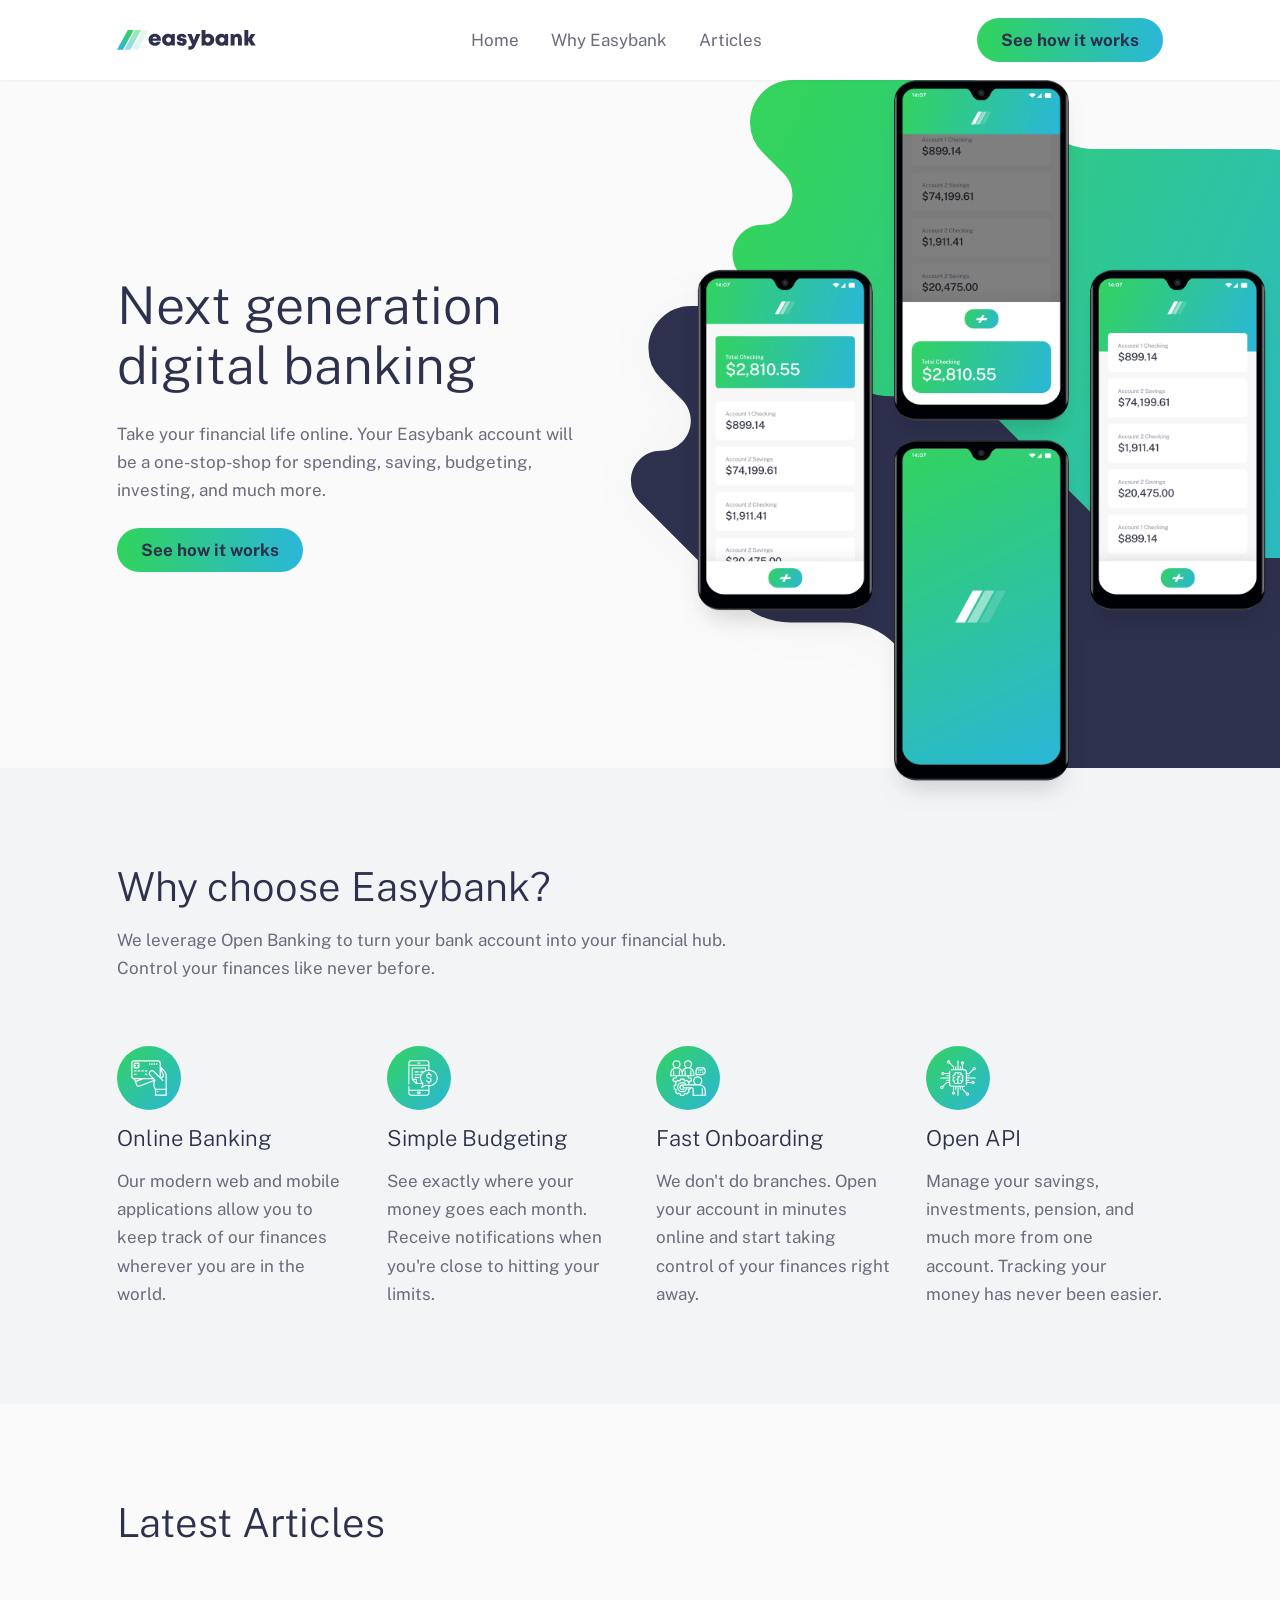
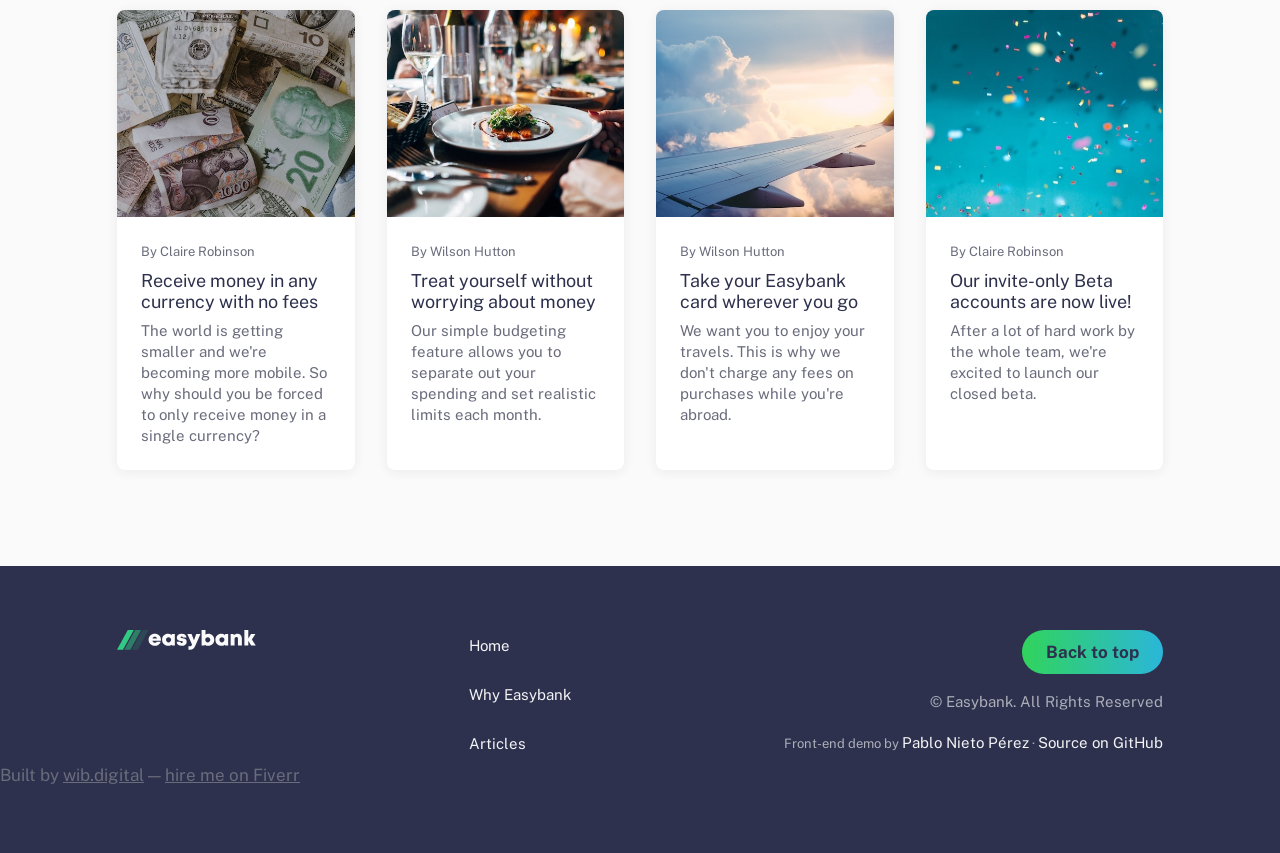
<file: index.html>
<!DOCTYPE html>
<html lang="en">
<head>
  <meta charset="utf-8">
  <meta name="viewport" content="width=device-width, initial-scale=1">
  <!-- Built by Pablo Nieto Pérez — wib.digital
       Need changes or a new build? https://www.fiverr.com/pablonietop -->
  <meta name="author" content="Pablo Nieto Pérez — wib.digital">
  <link rel="author" href="https://www.fiverr.com/pablonietop">

  <title>WIB - Easy Bank</title>
  <link rel="icon" href="favicon.ico" sizes="any">
  <link rel="icon" type="image/svg+xml" href="favicon.svg">
  <link rel="icon" type="image/png" href="favicon-96x96.png" sizes="96x96">
  <link rel="apple-touch-icon" href="apple-touch-icon.png">
  <meta name="description" content="Easybank turns your bank account into your financial hub: online banking, simple budgeting, fast onboarding and an open API, all from a single account.">
  <link rel="canonical" href="https://pablowib.github.io/Easy-Bank/">

  <meta property="og:type" content="website">
  <meta property="og:url" content="https://pablowib.github.io/Easy-Bank/">
  <meta property="og:title" content="Easybank — next generation digital banking in one account">
  <meta property="og:description" content="Easybank turns your bank account into your financial hub: online banking, simple budgeting, fast onboarding and an open API, all from a single account.">
  <meta property="og:image" content="https://pablowib.github.io/Easy-Bank/assets/img/content/easybank-preview.jpg">
  <meta property="og:image:width" content="1200">
  <meta property="og:image:height" content="630">
  <meta property="og:image:alt" content="The Easybank landing page hero, with the headline Next generation digital banking beside the mobile app.">

  <link rel="preconnect" href="https://fonts.googleapis.com">
  <link rel="preconnect" href="https://fonts.gstatic.com" crossorigin>
  <link rel="stylesheet" href="https://fonts.googleapis.com/css2?family=Public+Sans:wght@300;400;700&display=swap">

  <link rel="stylesheet" href="assets/css/base.css">
  <link rel="stylesheet" href="assets/css/layout.css">
  <link rel="stylesheet" href="assets/css/components.css">

  <script>document.documentElement.classList.add("js");</script>
  <script src="assets/js/modules/nav.js" defer></script>
  <script src="assets/js/modules/reveal.js" defer></script>
  <script src="assets/js/main.js" defer></script>
  <script type="application/ld+json">
  {
    "@context": "https://schema.org",
    "@type": "Person",
    "name": "Pablo Nieto Pérez",
    "url": "https://wib.digital",
    "jobTitle": "Web Designer and Developer",
    "sameAs": [
      "https://www.fiverr.com/pablonietop",
      "https://www.linkedin.com/in/pablo-nieto-perez-39a530292"
    ]
  }
  </script>
</head>

<body id="top">
  <a class="skip-link" href="#main">Skip to content</a>

  <header class="site-header" data-site-header>
    <div class="container site-header__inner">
      <a class="site-header__logo" href="#top" aria-label="Easybank, back to the top of the page">
        <img src="assets/img/logo/easybank-logo.svg" width="139" height="20" alt="Easybank">
      </a>

      <nav class="site-nav" aria-label="Main">
        <ul class="site-nav__list">
          <li><a class="site-nav__link" href="#top">Home</a></li>
          <li><a class="site-nav__link" href="#features">Why Easybank</a></li>
          <li><a class="site-nav__link" href="#articles">Articles</a></li>
        </ul>
      </nav>

      <a class="btn site-header__cta" href="#features">See how it works</a>

      <button class="nav-toggle" type="button" aria-label="Open menu" aria-expanded="false" aria-controls="mobile-menu" data-nav-toggle>
        <svg class="nav-toggle__icon nav-toggle__icon--open" width="24" height="11" viewBox="0 0 24 11" aria-hidden="true" focusable="false">
          <path fill="currentColor" d="M0 0h24v1H0zM0 5h24v1H0zM0 10h24v1H0z"/>
        </svg>
        <svg class="nav-toggle__icon nav-toggle__icon--close" width="18" height="19" viewBox="0 0 18 19" aria-hidden="true" focusable="false">
          <path fill="currentColor" d="M.868.661l16.97 16.97-.706.708L.162 1.369z"/>
          <path fill="currentColor" d="M.161 17.632L17.131.662l.708.706-16.97 16.97z"/>
        </svg>
      </button>
    </div>

    <div class="mobile-menu" id="mobile-menu" aria-hidden="true" data-mobile-menu>
      <nav class="mobile-menu__panel" aria-label="Mobile">
        <ul class="mobile-menu__list">
          <li><a class="mobile-menu__link" href="#top">Home</a></li>
          <li><a class="mobile-menu__link" href="#features">Why Easybank</a></li>
          <li><a class="mobile-menu__link" href="#articles">Articles</a></li>
        </ul>
      </nav>
    </div>
  </header>

  <main id="main">
    <section class="hero">
      <div class="hero__visual">
        <img
          class="hero__mockups"
          src="assets/img/content/easybank-app-mockups.png"
          width="767"
          height="939"
          alt="The Easybank app on three phones, showing checking and savings account balances.">
      </div>

      <div class="container hero__inner">
        <div class="hero__content">
          <h1 class="hero__title">Next generation digital banking</h1>
          <p class="hero__text">
            Take your financial life online. Your Easybank account will be a one-stop-shop
            for spending, saving, budgeting, investing, and much more.
          </p>
          <a class="btn" href="#features">See how it works</a>
        </div>
      </div>
    </section>

    <section class="section section--muted" id="features">
      <div class="container">
        <div class="section__head" data-reveal>
          <h2 class="section__title">Why choose Easybank?</h2>
          <p class="section__lead">
            We leverage Open Banking to turn your bank account into your financial hub.
            Control your finances like never before.
          </p>
        </div>

        <ul class="features">
          <li class="feature" data-reveal>
            <img class="feature__icon" src="assets/img/icons/icon-online-banking.svg" width="72" height="72" alt="" loading="lazy">
            <h3 class="feature__title">Online Banking</h3>
            <p class="feature__text">
              Our modern web and mobile applications allow you to keep track of our finances
              wherever you are in the world.
            </p>
          </li>
          <li class="feature" data-reveal>
            <img class="feature__icon" src="assets/img/icons/icon-budgeting.svg" width="72" height="72" alt="" loading="lazy">
            <h3 class="feature__title">Simple Budgeting</h3>
            <p class="feature__text">
              See exactly where your money goes each month. Receive notifications when
              you're close to hitting your limits.
            </p>
          </li>
          <li class="feature" data-reveal>
            <img class="feature__icon" src="assets/img/icons/icon-onboarding.svg" width="72" height="72" alt="" loading="lazy">
            <h3 class="feature__title">Fast Onboarding</h3>
            <p class="feature__text">
              We don't do branches. Open your account in minutes online and start taking
              control of your finances right away.
            </p>
          </li>
          <li class="feature" data-reveal>
            <img class="feature__icon" src="assets/img/icons/icon-open-api.svg" width="72" height="72" alt="" loading="lazy">
            <h3 class="feature__title">Open API</h3>
            <p class="feature__text">
              Manage your savings, investments, pension, and much more from one account.
              Tracking your money has never been easier.
            </p>
          </li>
        </ul>
      </div>
    </section>

    <section class="section" id="articles">
      <div class="container">
        <div class="section__head" data-reveal>
          <h2 class="section__title">Latest Articles</h2>
        </div>

        <div class="articles">
          <article class="card" data-reveal>
            <img
              class="card__image"
              src="assets/img/content/article-currency.jpg"
              width="533"
              height="400"
              loading="lazy"
              alt="Banknotes and coins from several different countries piled together.">
            <div class="card__body">
              <p class="card__byline">By Claire Robinson</p>
              <h3 class="card__title">Receive money in any currency with no fees</h3>
              <p class="card__text">
                The world is getting smaller and we're becoming more mobile. So why should
                you be forced to only receive money in a single currency?
              </p>
            </div>
          </article>

          <article class="card" data-reveal>
            <img
              class="card__image"
              src="assets/img/content/article-restaurant.jpg"
              width="600"
              height="400"
              loading="lazy"
              alt="A plated dish on a restaurant table laid with glasses and cutlery.">
            <div class="card__body">
              <p class="card__byline">By Wilson Hutton</p>
              <h3 class="card__title">Treat yourself without worrying about money</h3>
              <p class="card__text">
                Our simple budgeting feature allows you to separate out your spending and
                set realistic limits each month.
              </p>
            </div>
          </article>

          <article class="card" data-reveal>
            <img
              class="card__image"
              src="assets/img/content/article-plane.jpg"
              width="602"
              height="400"
              loading="lazy"
              alt="An aeroplane wing above a bank of clouds lit by the setting sun.">
            <div class="card__body">
              <p class="card__byline">By Wilson Hutton</p>
              <h3 class="card__title">Take your Easybank card wherever you go</h3>
              <p class="card__text">
                We want you to enjoy your travels. This is why we don't charge any fees on
                purchases while you're abroad.
              </p>
            </div>
          </article>

          <article class="card" data-reveal>
            <img
              class="card__image"
              src="assets/img/content/article-confetti.jpg"
              width="600"
              height="400"
              loading="lazy"
              alt="Colourful confetti falling against a turquoise background.">
            <div class="card__body">
              <p class="card__byline">By Claire Robinson</p>
              <h3 class="card__title">Our invite-only Beta accounts are now live!</h3>
              <p class="card__text">
                After a lot of hard work by the whole team, we're excited to launch our
                closed beta.
              </p>
            </div>
          </article>
        </div>
      </div>
    </section>
  </main>

  <footer class="site-footer">
    <div class="container site-footer__inner">
      <a class="site-footer__logo" href="#top" aria-label="Easybank, back to the top of the page">
        <img src="assets/img/logo/easybank-logo-white.svg" width="139" height="20" alt="Easybank">
      </a>

      <nav class="site-footer__nav" aria-label="Footer">
        <ul class="site-footer__list">
          <li><a class="site-footer__link" href="#top">Home</a></li>
          <li><a class="site-footer__link" href="#features">Why Easybank</a></li>
          <li><a class="site-footer__link" href="#articles">Articles</a></li>
        </ul>
      </nav>

      <div class="site-footer__aside">
        <a class="btn" href="#top">Back to top</a>
        <p class="site-footer__legal">© Easybank. All Rights Reserved</p>
        <p class="site-footer__credit">
          Front-end demo by
          <a class="site-footer__link" href="https://wib.digital" rel="noopener">Pablo Nieto Pérez</a> ·
          <a class="site-footer__link" href="https://github.com/pabloWIB/Easy-Bank" rel="noopener">Source on GitHub</a>
        </p>
      </div>
    </div>
    <p class="site-credit">
      Built by <a href="https://wib.digital" rel="noopener">wib.digital</a> —
      <a href="https://www.fiverr.com/pablonietop" rel="noopener">hire me on Fiverr</a>
    </p>
  </footer>
</body>
</html>
</file>
<file: assets/css/base.css>
/* ==========================================================================
   base.css — design tokens, reset and base typography
   ========================================================================== */

/* --------------------------------------------------------------------------
   Design tokens
   -------------------------------------------------------------------------- */

:root {
  /* Brand palette — from docs/style-guide.md */
  --color-primary: hsl(233, 26%, 24%);
  --color-accent-green: hsl(136, 65%, 51%);
  --color-accent-cyan: hsl(192, 70%, 51%);
  --color-accent-deep: hsl(160, 45%, 52%);

  /* Text */
  --color-text: hsl(233, 26%, 24%);
  --color-text-muted: hsl(233, 8%, 45%);
  --color-text-inverse: hsl(0, 0%, 100%);
  --color-text-muted-inverse: hsl(233, 8%, 70%);

  /* Surfaces */
  --color-surface: hsl(0, 0%, 100%);
  --color-surface-raised: hsl(0, 0%, 98%);
  --color-surface-muted: hsl(220, 16%, 96%);
  --color-surface-dark: hsl(233, 26%, 24%);
  --color-border: hsl(220, 16%, 90%);

  /* Gradient used by the primary call to action */
  --gradient-brand: linear-gradient(to right, var(--color-accent-green), var(--color-accent-cyan));

  /* Spacing scale — 4 / 8 / 16 / 24 / 32 / 48 / 64 / 96 */
  --space-1: 0.25rem;
  --space-2: 0.5rem;
  --space-3: 1rem;
  --space-4: 1.5rem;
  --space-5: 2rem;
  --space-6: 3rem;
  --space-7: 4rem;
  --space-8: 6rem;

  /* Type scale */
  --text-xs: 0.8125rem;
  --text-sm: 0.9375rem;
  --text-base: 1.0625rem;
  --text-lg: 1.125rem;
  --text-xl: 1.375rem;
  --text-2xl: 2rem;
  --text-3xl: 2.25rem;

  --leading-tight: 1.15;
  --leading-snug: 1.4;
  --leading-normal: 1.65;

  --font-sans: "Public Sans", -apple-system, "Segoe UI", system-ui, sans-serif;
  --weight-light: 300;
  --weight-regular: 400;
  --weight-bold: 700;

  /* Radii and shadows */
  --radius-sm: 0.5rem;
  --radius-pill: 62.5rem;
  --shadow-sm: 0 1px 2px hsla(233, 26%, 24%, 0.06);
  --shadow-md: 0 2px 12px hsla(233, 26%, 24%, 0.07);

  /* Motion */
  --duration: 200ms;
  --duration-slow: 500ms;
  --ease: cubic-bezier(0.33, 1, 0.68, 1);

  /* Layout */
  --container-width: 69.375rem;
  --container-gutter: var(--space-4);
  --header-height: 4.5rem;
}

@media (min-width: 1024px) {
  :root {
    --text-2xl: 2.5rem;
    --text-3xl: 3.25rem;
    --container-gutter: var(--space-5);
    --header-height: 5rem;
  }
}

/* --------------------------------------------------------------------------
   Reset
   -------------------------------------------------------------------------- */

*,
*::before,
*::after {
  box-sizing: border-box;
}

html {
  -webkit-text-size-adjust: 100%;
  scroll-behavior: smooth;
  scroll-padding-top: calc(var(--header-height) + var(--space-3));
}

body,
h1,
h2,
h3,
p,
figure,
ul {
  margin: 0;
}

ul {
  padding: 0;
  list-style: none;
}

img,
svg {
  display: block;
  max-width: 100%;
}

img {
  height: auto;
}

button,
input,
select,
textarea {
  font: inherit;
  color: inherit;
}

button {
  background: none;
  border: 0;
  cursor: pointer;
}

a {
  color: inherit;
}

/* --------------------------------------------------------------------------
   Base typography
   -------------------------------------------------------------------------- */

body {
  min-height: 100%;
  margin: 0;
  background-color: var(--color-surface);
  color: var(--color-text);
  font-family: var(--font-sans);
  font-size: var(--text-base);
  font-weight: var(--weight-regular);
  line-height: var(--leading-normal);
  -webkit-font-smoothing: antialiased;
}

h1,
h2,
h3 {
  color: var(--color-text);
  font-weight: var(--weight-light);
  line-height: var(--leading-tight);
  text-wrap: balance;
}

h1 {
  font-size: var(--text-3xl);
}

h2 {
  font-size: var(--text-2xl);
}

h3 {
  font-size: var(--text-xl);
}

p {
  max-width: 68ch;
  color: var(--color-text-muted);
}

/* --------------------------------------------------------------------------
   Focus and motion preferences
   -------------------------------------------------------------------------- */

:focus-visible {
  outline: 2px solid var(--color-primary);
  outline-offset: 3px;
  border-radius: var(--radius-sm);
}

@media (prefers-reduced-motion: reduce) {
  html {
    scroll-behavior: auto;
  }

  *,
  *::before,
  *::after {
    animation-duration: 0.01ms !important;
    animation-iteration-count: 1 !important;
    transition-duration: 0.01ms !important;
  }
}
</file>
<file: assets/css/layout.css>
/* ==========================================================================
   layout.css — container, header, hero, sections and footer
   Mobile-first. Breakpoints: 480 / 768 / 1024.
   ========================================================================== */

/* --------------------------------------------------------------------------
   Container
   -------------------------------------------------------------------------- */

.container {
  width: 100%;
  max-width: var(--container-width);
  margin-inline: auto;
  padding-inline: var(--container-gutter);
}

body {
  padding-top: var(--header-height);
  overflow-x: clip;
}

/* --------------------------------------------------------------------------
   Site header
   -------------------------------------------------------------------------- */

.site-header {
  position: fixed;
  inset: 0 0 auto;
  z-index: 20;
  background-color: var(--color-surface);
  box-shadow: var(--shadow-sm);
  transition: box-shadow var(--duration) var(--ease);
}

.site-header.is-compact {
  --header-height: 4rem;
  box-shadow: var(--shadow-md);
}

.site-header__inner {
  display: flex;
  align-items: center;
  justify-content: space-between;
  gap: var(--space-4);
  height: var(--header-height);
  transition: height var(--duration) var(--ease);
}

.site-header__logo {
  display: block;
  flex-shrink: 0;
}

/* Scoped so these win over the .btn display in components.css. */
.site-header .site-nav,
.site-header .site-header__cta {
  display: none;
}

.site-nav__list {
  display: flex;
  align-items: center;
  gap: var(--space-5);
}

@media (min-width: 768px) {
  .site-header .site-nav {
    display: block;
  }

  .site-header .site-header__cta {
    display: inline-flex;
  }
}

/* --------------------------------------------------------------------------
   Hero
   -------------------------------------------------------------------------- */

.hero {
  position: relative;
  background-color: var(--color-surface-raised);
}

.hero__visual {
  position: relative;
  overflow: hidden;
  aspect-ratio: 375 / 290;
  background-image: url("../img/content/hero-shape-mobile.svg");
  background-repeat: no-repeat;
  background-position: center bottom;
  background-size: cover;
}

.hero__mockups {
  position: absolute;
  bottom: 0;
  left: 50%;
  width: 78%;
  max-width: 20rem;
  transform: translateX(-50%);
}

/* On tablets the mobile shape is stretched wide, so the mockups grow with it. */
@media (min-width: 480px) {
  .hero__mockups {
    max-width: 26rem;
  }
}

.hero__inner {
  padding-block: var(--space-6) var(--space-7);
}

.hero__content {
  display: flex;
  flex-direction: column;
  align-items: center;
  gap: var(--space-4);
  text-align: center;
}

.hero__title {
  max-width: 15ch;
}

.hero__text {
  max-width: 46ch;
}

@media (min-width: 1024px) {
  .hero {
    display: flex;
    align-items: center;
    min-height: 43rem;
  }

  /* The shape sits in the right column; the mockups spill past its bottom edge
     but never past its right edge, so the page never scrolls sideways. */
  .hero__visual {
    position: absolute;
    inset: 0 0 0 auto;
    width: 53%;
    aspect-ratio: auto;
    overflow: visible;
    background-image: url("../img/content/hero-shape-desktop.svg");
    background-position: left 9.5% top 0;
    background-size: 138% auto;
  }

  .hero__mockups {
    top: 0;
    bottom: auto;
    left: 12%;
    width: 88%;
    max-width: none;
    transform: none;
  }

  .hero__inner {
    position: relative;
    z-index: 1;
    padding-block: var(--space-7);
  }

  .hero__content {
    align-items: flex-start;
    width: 47%;
    text-align: left;
  }

  .hero__title {
    max-width: 16ch;
  }
}

/* --------------------------------------------------------------------------
   Content sections
   -------------------------------------------------------------------------- */

.section {
  padding-block: var(--space-7);
  background-color: var(--color-surface-raised);
}

.section--muted {
  background-color: var(--color-surface-muted);
}

.section__head {
  display: flex;
  flex-direction: column;
  gap: var(--space-3);
  margin-bottom: var(--space-6);
  text-align: center;
}

.section__lead {
  max-width: 62ch;
  margin-inline: auto;
}

@media (min-width: 1024px) {
  .section {
    padding-block: var(--space-8);
  }

  .section__head {
    margin-bottom: var(--space-7);
    text-align: left;
  }

  .section__lead {
    margin-inline: 0;
  }
}

/* --------------------------------------------------------------------------
   Feature grid
   -------------------------------------------------------------------------- */

.features {
  display: grid;
  gap: var(--space-6) var(--space-5);
}

@media (min-width: 768px) {
  .features {
    grid-template-columns: repeat(2, 1fr);
  }
}

@media (min-width: 1024px) {
  .features {
    grid-template-columns: repeat(4, 1fr);
  }
}

/* --------------------------------------------------------------------------
   Article grid
   -------------------------------------------------------------------------- */

.articles {
  display: grid;
  gap: var(--space-5);
}

@media (min-width: 480px) {
  .articles {
    grid-template-columns: repeat(2, 1fr);
  }
}

@media (min-width: 1024px) {
  .articles {
    grid-template-columns: repeat(4, 1fr);
  }
}

/* --------------------------------------------------------------------------
   Site footer
   -------------------------------------------------------------------------- */

.site-footer {
  padding-block: var(--space-6);
  background-color: var(--color-surface-dark);
  color: var(--color-text-inverse);
}

.site-footer__inner {
  display: flex;
  flex-direction: column;
  align-items: center;
  gap: var(--space-5);
  text-align: center;
}

.site-footer__list {
  display: flex;
  flex-direction: column;
  gap: var(--space-3);
}

.site-footer__aside {
  display: flex;
  flex-direction: column;
  align-items: center;
  gap: var(--space-3);
}

@media (min-width: 768px) {
  .site-footer {
    padding-block: var(--space-7);
  }

  .site-footer__inner {
    flex-direction: row;
    align-items: flex-start;
    justify-content: space-between;
    gap: var(--space-6);
    text-align: left;
  }

  .site-footer__aside {
    align-items: flex-end;
    text-align: right;
  }
}
</file>
<file: assets/css/components.css>
/* ==========================================================================
   components.css — buttons, navigation, cards and utilities
   ========================================================================== */

/* --------------------------------------------------------------------------
   Skip link
   -------------------------------------------------------------------------- */

.skip-link {
  position: absolute;
  top: var(--space-2);
  left: var(--space-2);
  z-index: 30;
  padding: var(--space-2) var(--space-3);
  border-radius: var(--radius-sm);
  background-color: var(--color-surface);
  box-shadow: var(--shadow-md);
  color: var(--color-text);
  font-weight: var(--weight-bold);
  text-decoration: none;
  transform: translateY(-200%);
  transition: transform var(--duration) var(--ease);
}

.skip-link:focus-visible {
  transform: translateY(0);
}

/* --------------------------------------------------------------------------
   Button
   -------------------------------------------------------------------------- */

.btn {
  position: relative;
  z-index: 0;
  display: inline-flex;
  align-items: center;
  justify-content: center;
  min-height: 2.75rem;
  padding: var(--space-2) var(--space-4);
  border-radius: var(--radius-pill);
  background-image: var(--gradient-brand);
  color: var(--color-primary);
  font-size: var(--text-base);
  font-weight: var(--weight-bold);
  text-decoration: none;
  transition: transform var(--duration) var(--ease);
}

.btn::before {
  position: absolute;
  inset: 0;
  z-index: -1;
  content: "";
  border-radius: inherit;
  background-image: linear-gradient(to right, hsl(136, 65%, 70%), hsl(192, 70%, 70%));
  opacity: 0;
  transition: opacity var(--duration) var(--ease);
}

.btn:hover::before {
  opacity: 1;
}

.btn:active {
  transform: translateY(1px);
}

.btn[aria-disabled="true"] {
  cursor: not-allowed;
  filter: grayscale(1);
  opacity: 0.6;
}

/* --------------------------------------------------------------------------
   Desktop navigation
   -------------------------------------------------------------------------- */

.site-nav__link {
  position: relative;
  display: block;
  padding-block: var(--space-3);
  color: var(--color-text-muted);
  text-decoration: none;
  transition: color var(--duration) var(--ease);
}

.site-nav__link::after {
  position: absolute;
  right: 0;
  bottom: var(--space-2);
  left: 0;
  height: 3px;
  content: "";
  background-image: var(--gradient-brand);
  transform: scaleX(0);
  transition: transform var(--duration) var(--ease);
}

.site-nav__link:hover,
.site-nav__link:focus-visible {
  color: var(--color-text);
}

.site-nav__link:hover::after,
.site-nav__link:focus-visible::after {
  transform: scaleX(1);
}

/* --------------------------------------------------------------------------
   Mobile navigation toggle
   -------------------------------------------------------------------------- */

.nav-toggle {
  display: grid;
  place-items: center;
  width: 2.75rem;
  height: 2.75rem;
  margin-right: calc(var(--space-2) * -1);
  color: var(--color-primary);
}

.nav-toggle__icon--close,
.nav-toggle[aria-expanded="true"] .nav-toggle__icon--open {
  display: none;
}

.nav-toggle[aria-expanded="true"] .nav-toggle__icon--close {
  display: block;
}

@media (min-width: 768px) {
  .nav-toggle {
    display: none;
  }
}

/* --------------------------------------------------------------------------
   Mobile menu panel
   -------------------------------------------------------------------------- */

.mobile-menu {
  position: fixed;
  inset: var(--header-height) 0 0;
  z-index: 19;
  padding: var(--space-4);
  background-image: linear-gradient(
    to bottom,
    hsla(233, 26%, 24%, 0.9),
    hsla(233, 26%, 24%, 0.1)
  );
  visibility: hidden;
  opacity: 0;
  transition: opacity var(--duration) var(--ease), visibility var(--duration) var(--ease);
}

.mobile-menu.is-open {
  visibility: visible;
  opacity: 1;
}

/* Locks the page behind the open panel. */
.has-menu-open,
.has-menu-open body {
  overflow: hidden;
}

.mobile-menu__panel {
  padding: var(--space-4);
  border-radius: var(--radius-sm);
  background-color: var(--color-surface);
  transform: translateY(-1rem);
  transition: transform var(--duration) var(--ease);
}

.mobile-menu.is-open .mobile-menu__panel {
  transform: translateY(0);
}

.mobile-menu__list {
  display: flex;
  flex-direction: column;
}

.mobile-menu__link {
  display: block;
  padding: var(--space-3);
  color: var(--color-text);
  font-weight: var(--weight-bold);
  text-align: center;
  text-decoration: none;
  transition: color var(--duration) var(--ease);
}

.mobile-menu__link:hover,
.mobile-menu__link:focus-visible {
  color: var(--color-accent-deep);
}

@media (min-width: 768px) {
  .mobile-menu {
    display: none;
  }
}

/* --------------------------------------------------------------------------
   Feature
   -------------------------------------------------------------------------- */

.feature {
  display: flex;
  flex-direction: column;
  align-items: center;
  gap: var(--space-3);
  text-align: center;
}

.feature__icon {
  width: 4rem;
  height: 4rem;
}

.feature__text {
  font-size: var(--text-base);
}

@media (min-width: 1024px) {
  .feature {
    align-items: flex-start;
    text-align: left;
  }
}

/* --------------------------------------------------------------------------
   Article card
   -------------------------------------------------------------------------- */

.card {
  display: flex;
  flex-direction: column;
  overflow: hidden;
  border-radius: var(--radius-sm);
  background-color: var(--color-surface);
  box-shadow: var(--shadow-md);
}

.card__image {
  width: 100%;
  height: auto;
  aspect-ratio: 8 / 7;
  object-fit: cover;
}

.card__body {
  display: flex;
  flex-direction: column;
  gap: var(--space-2);
  padding: var(--space-4);
}

.card__byline {
  color: var(--color-text-muted);
  font-size: var(--text-xs);
}

.card__title {
  font-size: var(--text-lg);
  font-weight: var(--weight-regular);
}

.card__text {
  color: var(--color-text-muted);
  font-size: var(--text-sm);
  line-height: var(--leading-snug);
}

/* --------------------------------------------------------------------------
   Footer
   -------------------------------------------------------------------------- */

.site-footer__link {
  color: var(--color-surface-muted);
  font-size: var(--text-sm);
  text-decoration: none;
  transition: color var(--duration) var(--ease);
}

.site-footer__link:hover,
.site-footer__link:focus-visible {
  color: var(--color-accent-deep);
}

.site-footer__list .site-footer__link {
  display: block;
  padding-block: var(--space-1);
}

.site-footer__legal,
.site-footer__credit {
  color: var(--color-text-muted-inverse);
  font-size: var(--text-sm);
}

.site-footer__credit {
  font-size: var(--text-xs);
}

/* --------------------------------------------------------------------------
   Scroll reveal
   -------------------------------------------------------------------------- */

.js [data-reveal] {
  opacity: 0;
  transform: translateY(1.5rem);
  transition: opacity var(--duration-slow) var(--ease), transform var(--duration-slow) var(--ease);
}

.js [data-reveal].is-visible {
  opacity: 1;
  transform: none;
}

.js .features > :nth-child(2),
.js .articles > :nth-child(2) {
  transition-delay: 80ms;
}

.js .features > :nth-child(3),
.js .articles > :nth-child(3) {
  transition-delay: 160ms;
}

.js .features > :nth-child(4),
.js .articles > :nth-child(4) {
  transition-delay: 240ms;
}

@media (prefers-reduced-motion: reduce) {
  .js [data-reveal] {
    opacity: 1;
    transform: none;
  }
}

/* --------------------------------------------------------------------------
   Error page
   -------------------------------------------------------------------------- */

.error-page {
  display: flex;
  flex-direction: column;
  align-items: center;
  justify-content: center;
  gap: var(--space-4);
  min-height: calc(100vh - var(--header-height));
  padding-block: var(--space-7);
  text-align: center;
}

.error-page__code {
  color: var(--color-text-muted);
  font-size: var(--text-lg);
  font-weight: var(--weight-bold);
  letter-spacing: 0.08em;
  text-transform: uppercase;
}

.error-page__text {
  max-width: 46ch;
}
</file>
